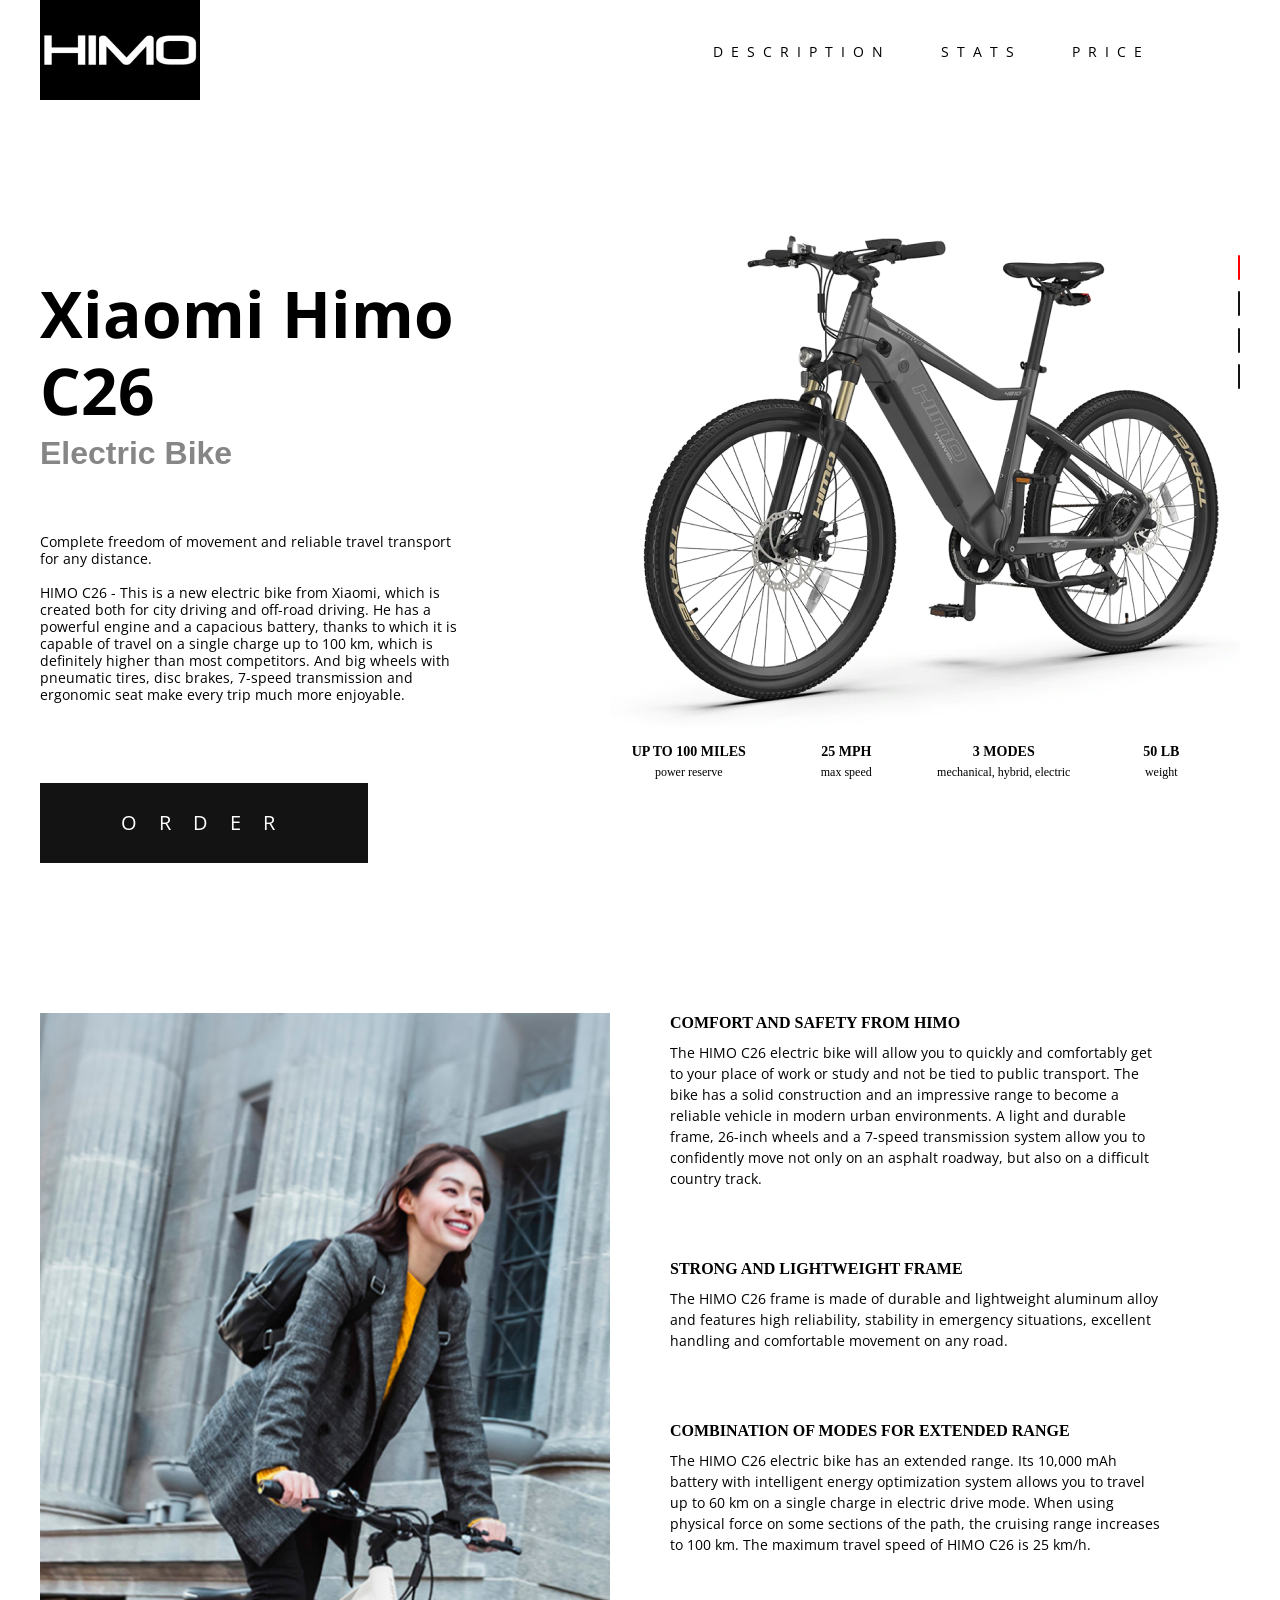
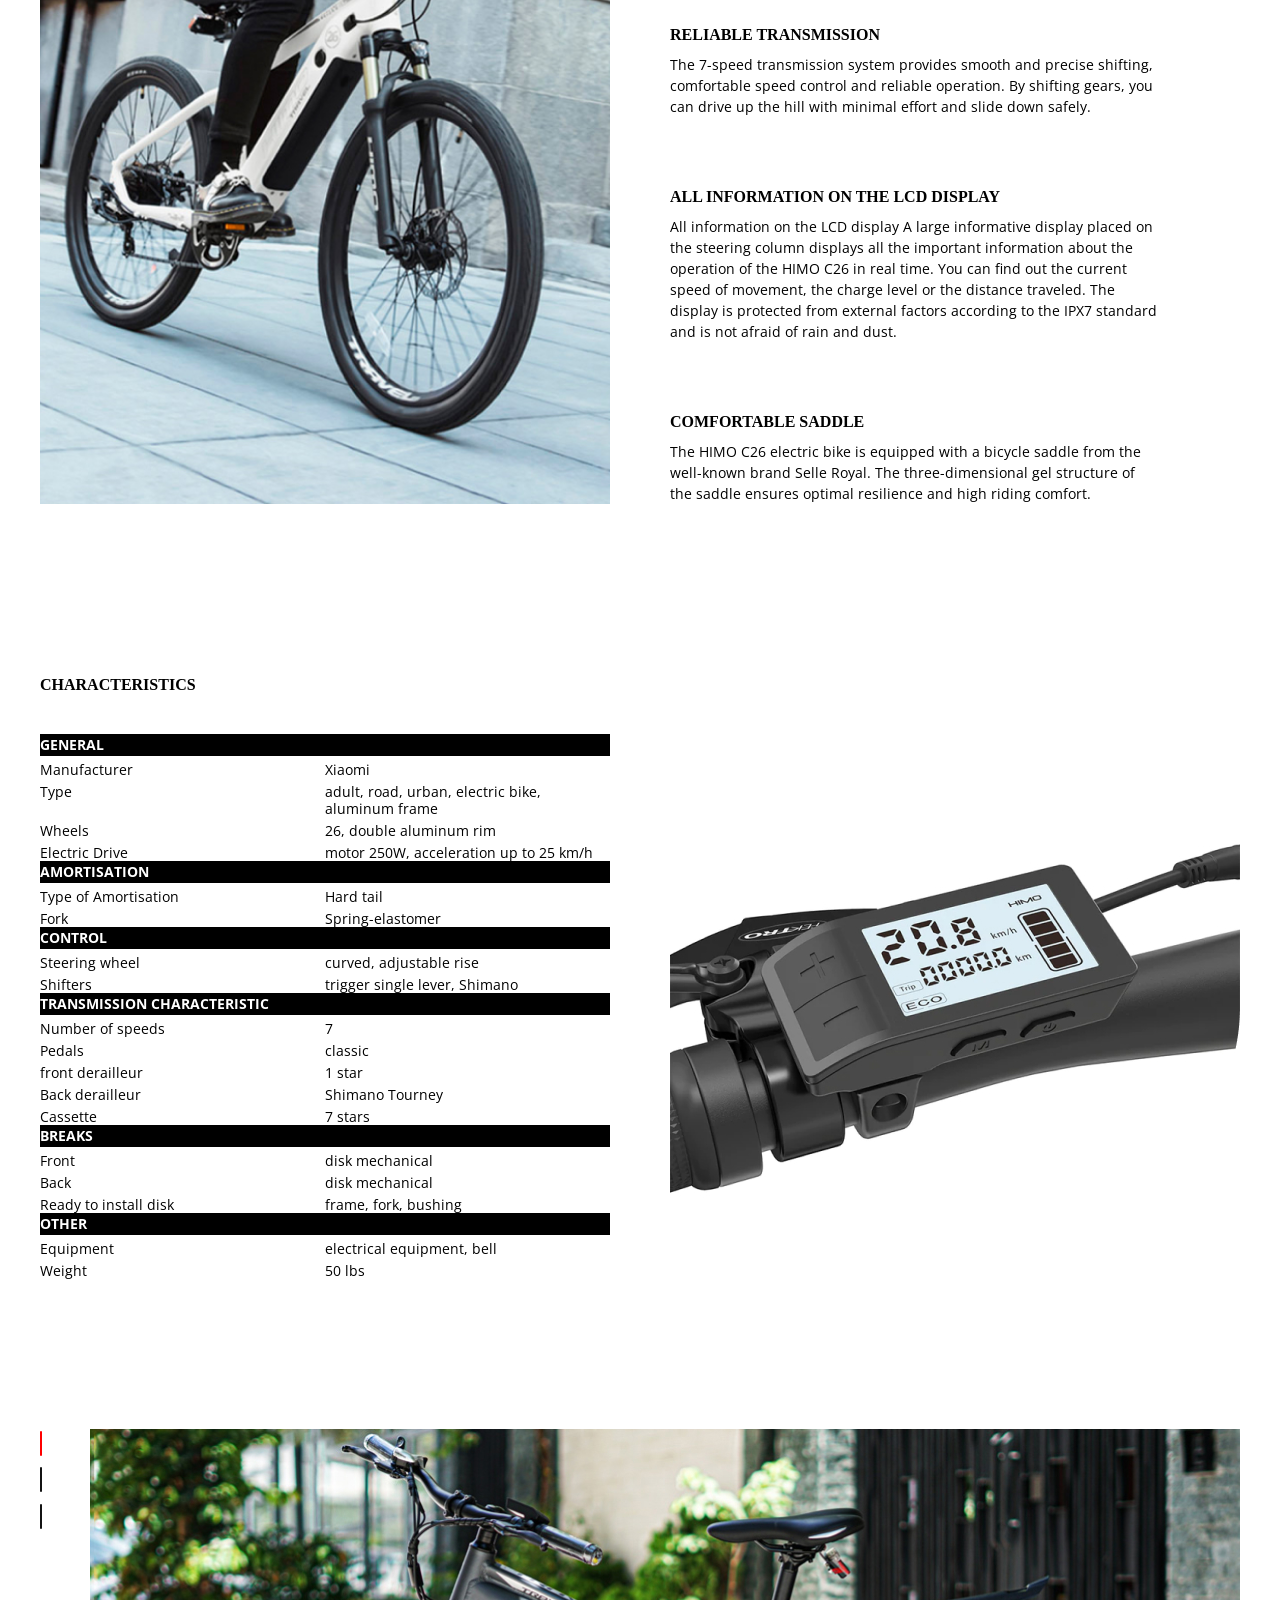
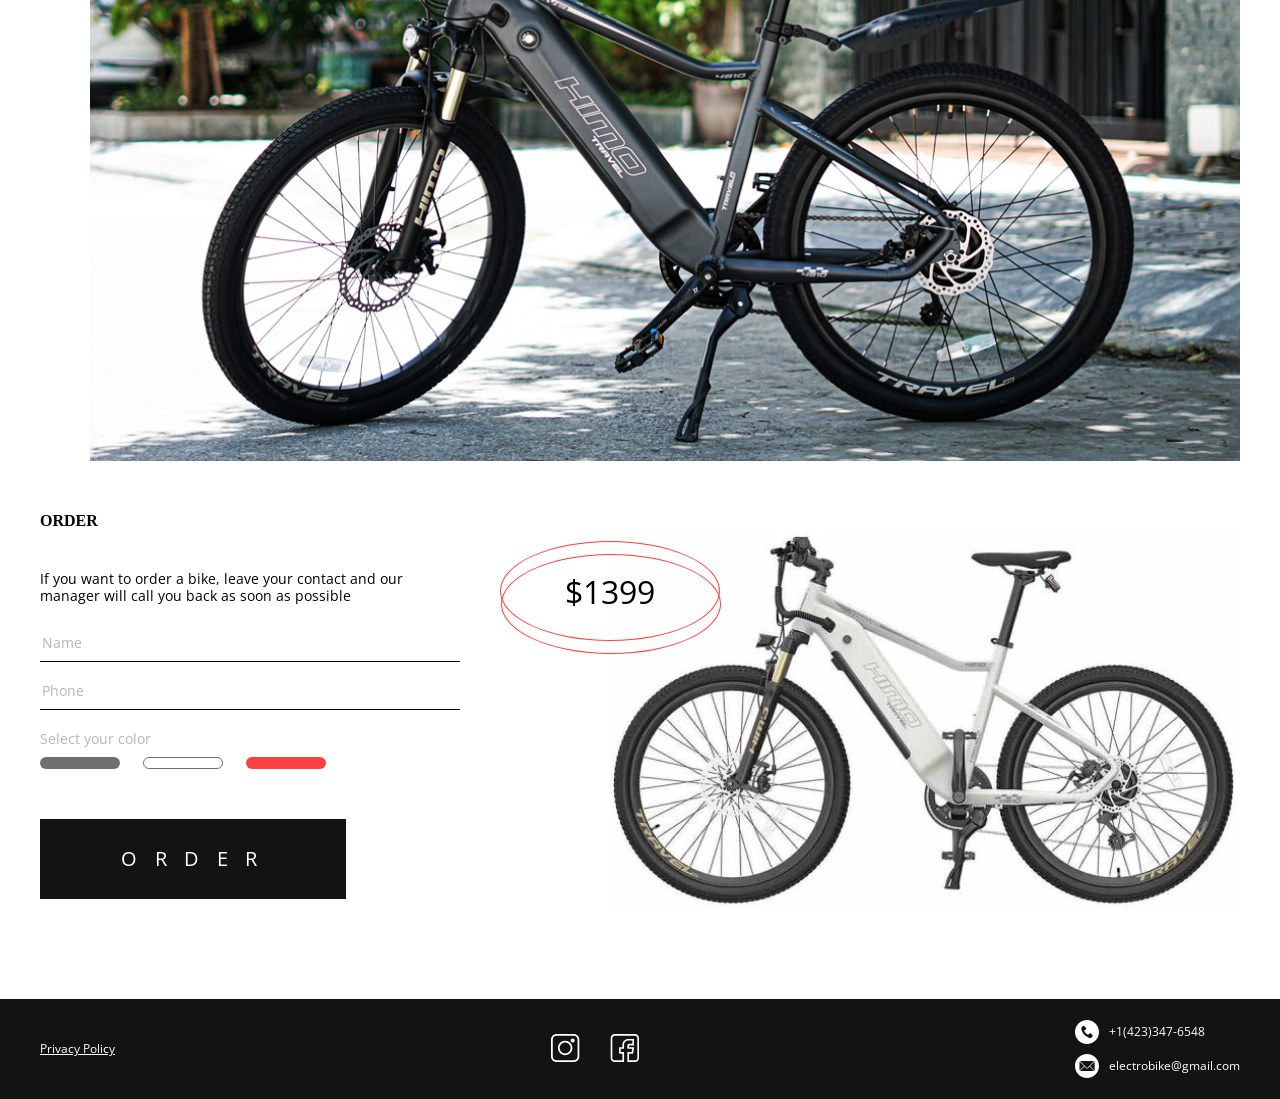
<file: index.html>
<!-- 
1. The first thing we do we create tag header with class header: header.header for navigation (under header means top thing aka navigation)

2. It is good rule to give a class/name to most tags, it make easy to work with them later, like apply property to them.

3. It is not a good practise to create .container for whole document. Better way to create same size container for different features in a page. Optimum widht 1200px. This size is good for human eye. 
<header class="header">
        <div class="container">

4. Creating logo and menu. You might think to put inside empty .container element but not, because you only use it for creating size of that container width 1200. 
In this case you create one more div.header__iner
  <header class="header">
        <div class="container">
            <div class="header__iner">
                and put inside logo and menu

5. header__iner  use double underscore as bem method, there are many other methods. - or _ but use __ : block is header and inside of it there is element header__iner and if wants to modiffy origginal use -- so it is header--popular

-6. Logo is always link, so we put image teg between a tag.

-7. for navigation around website use tag <nav> with class menu. it convention (from back in the day) to do as list ul li and inside anchors 

-8. class put right after opening tag: <img class="logo__img" src="images/logo.jpg" alt="logo">

9. Shortcuts:  w33.3%  h50  bgc  div#od  p0-10  mr70  m0-0-60  posa  tac 

10. !!! * {           the first line in css file
    box-sizing: border-box; or content-box;
    If border-box it is fix size and affect inword and if content-box the size is increasing outword
    standart set to content-box but for markup is better to set border-box
}

11. locate block in the middle use margin: 0 auto; where 0 - top & bottom and auto - will lead to repel from left & right to the middle as much as possible

12. !! width: 1200px it is not good practise to use static (constant) width, because it is not just being used on big displays, but also work on mobile devises as well. So instead we use max-width: 1200px, so when there is big screen it will use 1200, otherwise it will use whatever it can.

13. The most left edge of display in mobile devices too close to edge of phone so we need to make room from left side till text, it achives by using padding: 0 10px; 10px is optimum value for space. Also if there is set width 1200 then we have to increase by 20 because of padding

14. !!!! Every tag in html by default assign curtain padding and marging. It has done back in the day. So to solve this problem (but it does not completely set everything to 0, some still have p and m) need to download normalize css and !! important to insert before style.css otherwise it will override your style if you put normalize below

15 display: flex; locate blocks in a row

16 justify-content: space-betwen; will locate 2 blocks on the ends

17 Figma to see distance we select Inspection tab then select edge and than press and hold key Opt

18. ul has padding on the left where markers are so we put pl0, as well margin to 0; together with * we put them at the begining like standart.

19. list-style: none; to remove bullets from unordered list

20. If logo and text in different levels (vertically) to center them, inside the flexible container align-items: center 
She said that justify-content positions elements across the horizontal axis because the word itself is longer than align-items.

- 21. Color for anchor or text good practice to use color: inherit; If we want all navigation the same color, we assign value for main div and the rest is just inherit. 
Inheritance apply from the nearest div. Because link usually blue color

22. From lower case to upper case - we use text-transform: uppercase;

23. In body we set text size, font ... and downloading them from google fonts, adding bold if needed, see in figma all possible text weight. 
Put that font in body, not just in link.
Font-size, color, line-height

24. !! selector1 + selector2 {}, here + means 2nd selector. .menu__item + .menu__item How does it work. It search for selector1, then it looks for 2nd selector and it only apply properties to 2nd selector. It very handy when we do not want to apply property to all elements but only for specific elements. 1 element -50- 2 element -50- 3 element -20-     We originaly apply them 20 it creates 40 then we need 10 so we use this combination

Applying padding-top: 50px; for all but first .info__item + .info__item

! Margin and Padding is same thing you only see difference when there is backround color, otherwise it is white. Use margin: auto to center it.

25. !! With help of padding to anchor as well as assigning color to :hover it is create rectangular shape of hover effect. And we  can change size of rectangular with padding.

26. Transition need to make it slowly changes effect instead of momentarally 

27. Pixels - photos when you zoom in it shows squares and quality worsen. Unlike in vector images - they created from lines, curves when you zoom them they always in a good quality. 

28. !! Jpeg is smaller in a size but does not have transperency (white background) unlike in PNG but it is a bigger size.

29. if we add hidden in a class. It will hide everything inside that class <div> class="modal hidden"</div> and if we remove it then it will show. But before that we need to add .hidden {display: none;}

30. When we create general empty div/section in which will be located relative elements to this div. So for this one we assign padding to div above and down: 100px 0 150px;

31. When use Flex need use flex-basis instead of width. It is almost synonym, only means along main axe. But it also fine to use width

32. when 2 classes are the same to apply different property to each one use :nth-child(1) then 2 but need to wrap them in extra div

33. If in Figma does not show size use rectengular in order to know size

34. Vertical margin has issue if to put margin-bottom: 20 and margin-top: 30. Instead of margin: 50 will be largest margin: 30. Good practise to use always margin-bottom or margin-top.

35. For link apply padding and marging we have to use display: inline-block, because by default link is a span

36. To create space between leters using: letter-spacing: (1.1)em;

37. Slick slider written on JQuery, browser by itself does not understand JQ unless we specify to browser how to use JQ. We do it same way as we attached google fonts. Searching for "google jquery cdn"  <script src="https://ajax.googleapis.com/ajax/libs/jquery/3.6.0/jquery.min.js"></script> and paste it in html

38. <script> locate them before closing <body> because scripts are more resoursable, that is why need more time to load them. That is why for us more important to load content and only then script. Otherwise if we put them on top, once it load it will take few seconds and only then load content. Nobody will wait that long and go out from site.

39. Then we need to create and attach file like folder js with file main.js and connect it below JQ script

40. Structure of slider located in tab 'usage'. It need to be one parent div and childs div aka our images. In our example there are: bike-slider and bike-slider__item. 
Second we need to link slick.css but first we need to download it from slick website and copy slick.css to our styles folder.
Third same thing with slick.min.js 
Forth link css and js in html
! Our own styles.css need to be last from css links
! Same thing with connecting js; JQ first, then slick.min.js
Fifth. In main.js $(function () {$(".bike-slider").slick({});});
Six. There is some issues we have to add: max-width: 630px in .bike__column-slider
Seventh. We can also add theme from slick to chose how it gonna look.
Eights: In slick - settings we can customize: git rid of arrows or add dots.$(function () {$(".bike-slider").slick({arrows: false,dots: true,});});
Nines: Custumes dots, right click on them .slick-dots


position: absolute; allows to put it anywhere with properties top, right, bottom, left

41. To copy image from Figma: click on image -> Design -> Export -> select jpg

42. Applying padding-top: 50px; for all but first .info__item + .info__item

When we create empty div and inside of this empty div we will put other tags. This empty div we use to set distance to other element below this one like margin-bottom: 150px;

43. Property inside flex: align-self: center we use it in flex box

44. If two things have same properties, in styles.css we just separate them with comma .form__input-name, .form__input-phone {}

45. border: none; to remove border from input field and put placeholder and border-bottom to make underline

46. radio input (circle) we can not apply styles to it, so we need to hide it.

47. once we click on input, by default it gives us outline, to remove it use outline: none

48. if we won't add property name to each radio input then user can select multiple radio buttons at once, name='' preventing it.

49. in radio; property checked means by default that radio button will be selected once page loaded originaly. 

50. if we use property position: absolute; it will be relate to entire screen, but if this div located inside other div and we apply position: relative to parent div, then child div with property  position: absolute will be position based on size of parent, with the help of left, right

51. For footer or header to apply background-color from edge of the screen to another edge just use parent class, like .footer{} but if only 1200 widht then apply not for container but .footer__inner{background-color:}

52. When align-items: center; we need to specify in that class height, otherwise height will be size of icon, logo...

53. .footer__social-link + .footer__social-link {margin-left: 26px;} if you put padding-left: 26px; then area left of icon up to next icon will be clickable and lead to right icon. 

54. footer: on left Privacy in central social and on right phone & email, we already apply to parent display:flex, so now they on one raw but we need to put phone & email in separate lines we apply to them display: block
Now they will be below one after another, so we appling : .footer__contacts-link + .footer__contacts-link {margin-top: 10px;}

55. navigation on links; we adding id with the same name as class to section and then in a link #id ;<a href="#price" ;;  <section class="price" id="price">
html {scroll-behavior: smooth;} to make it more smooth transition.
-->

<!DOCTYPE html>
<html lang="en">
  <head>
    <meta charset="UTF-8" />
    <meta name="viewport" content="width=device-width, initial-scale=1.0" />
    <title>Xiaomi</title>
    <link rel="stylesheet" href="css/normalize.css" />
    <link rel="preconnect" href="https://fonts.googleapis.com" />
    <link rel="preconnect" href="https://fonts.gstatic.com" crossorigin />
    <link
      href="https://fonts.googleapis.com/css2?family=Charis+SIL:wght@400;700&family=Open+Sans&display=swap"
      rel="stylesheet"
    />
    <link rel="stylesheet" href="css/slick.css" />
    <link rel="stylesheet" href="css/style.css" />
  </head>

  <body>
    <header class="header">
      <div class="container">
        <div class="header__inner">
          <a class="logo" href="#">
            <img class="logo__img" src="images/logo.jpg" alt="logo" />
          </a>
          <nav class="menu">
            <ul class="menu__list">
              <li class="menu__item">
                <a href="#info" class="menu__link letterSpace">Description</a>
              </li>
              <li class="menu__item">
                <a href="#characteristics" class="menu__link letterSpace"
                  >Stats</a
                >
              </li>
              <li class="menu__item">
                <a href="#price" class="menu__link letterSpace">Price</a>
              </li>
            </ul>
          </nav>
        </div>
      </div>
    </header>

    <section class="bike">
      <div class="container">
        <div class="bike__inner">
          <div class="bike__column">
            <h1 class="bike__title">Xiaomi Himo C26</h1>
            <h3 class="bike__subtitle">Electric Bike</h3>
            <p class="bike__text">
              Complete freedom of movement and reliable travel transport for any
              distance.
            </p>
            <br />
            <p class="bike__text">
              HIMO C26 - This is a new electric bike from Xiaomi, which is
              created both for city driving and off-road driving. He has a
              powerful engine and a capacious battery, thanks to which it is
              capable of travel on a single charge up to 100 km, which is
              definitely higher than most competitors. And big wheels with
              pneumatic tires, disc brakes, 7-speed transmission and ergonomic
              seat make every trip much more enjoyable.
            </p>
            <a class="bike__link" href="#price">Order</a>
          </div>
          <div class="bike__column bike__column-slider">
            <div class="bike-slider">
              <img class="bike-slider__item" src="images/bike-1.jpg" alt="" />
              <img class="bike-slider__item" src="images/bike-2.jpg" alt="" />
              <img class="bike-slider__item" src="images/bike-3.jpg" alt="" />
              <img class="bike-slider__item" src="images/bike-4.jpg" alt="" />
            </div>
            <ul class="bike__list">
              <li class="bike__list-item">
                up to 100 miles
                <span>Power reserve</span>
              </li>
              <li class="bike__list-item">
                25 mph
                <span>Max speed</span>
              </li>
              <li class="bike__list-item">
                3 modes
                <span>mechanical, hybrid, electric</span>
              </li>
              <li class="bike__list-item">
                50 lb
                <span>weight</span>
              </li>
            </ul>
          </div>
        </div>
      </div>
    </section>

    <section class="info" id="info">
      <div class="container">
        <div class="info__inner">
          <img class="info__img" src="images/info-img.jpg" alt="" />
          <div class="info__list">
            <div class="info__item">
              <h4 class="info__item-title">Comfort and safety from HIMO</h4>
              <p class="info__item-text">
                The HIMO C26 electric bike will allow you to quickly and
                comfortably get to your place of work or study and not be tied
                to public transport. The bike has a solid construction and an
                impressive range to become a reliable vehicle in modern urban
                environments. A light and durable frame, 26-inch wheels and a
                7-speed transmission system allow you to confidently move not
                only on an asphalt roadway, but also on a difficult country
                track.
              </p>
            </div>
            <div class="info__item">
              <h4 class="info__item-title">Strong and lightweight frame</h4>
              <p class="info__item-text">
                The HIMO C26 frame is made of durable and lightweight aluminum
                alloy and features high reliability, stability in emergency
                situations, excellent handling and comfortable movement on any
                road.
              </p>
            </div>
            <div class="info__item">
              <h4 class="info__item-title">
                Combination of modes for extended range
              </h4>
              <p class="info__item-text">
                The HIMO C26 electric bike has an extended range. Its 10,000 mAh
                battery with intelligent energy optimization system allows you
                to travel up to 60 km on a single charge in electric drive mode.
                When using physical force on some sections of the path, the
                cruising range increases to 100 km. The maximum travel speed of
                HIMO C26 is 25 km/h.
              </p>
            </div>
            <div class="info__item">
              <h4 class="info__item-title">Reliable transmission</h4>
              <p class="info__item-text">
                The 7-speed transmission system provides smooth and precise
                shifting, comfortable speed control and reliable operation. By
                shifting gears, you can drive up the hill with minimal effort
                and slide down safely.
              </p>
            </div>
            <div class="info__item">
              <h4 class="info__item-title">
                All information on the LCD display
              </h4>
              <p class="info__item-text">
                All information on the LCD display A large informative display
                placed on the steering column displays all the important
                information about the operation of the HIMO C26 in real time.
                You can find out the current speed of movement, the charge level
                or the distance traveled. The display is protected from external
                factors according to the IPX7 standard and is not afraid of rain
                and dust.
              </p>
            </div>
            <div class="info__item">
              <h4 class="info__item-title">Comfortable saddle</h4>
              <p class="info__item-text">
                The HIMO C26 electric bike is equipped with a bicycle saddle
                from the well-known brand Selle Royal. The three-dimensional gel
                structure of the saddle ensures optimal resilience and high
                riding comfort.
              </p>
            </div>
          </div>
        </div>
      </div>
    </section>

    <section class="characteristics" id="characteristics">
      <div class="container">
        <h4>Characteristics</h4>
        <div class="characteristics__inner">
          <div class="characteristics__items">
            <ul class="characteristics__list">
              <li class="characteristics__title">General</li>
              <li class="characteristics__line">
                <p class="characteristics__name">Manufacturer</p>
                <p class="characteristics__descr">Xiaomi</p>
              </li>
              <li class="characteristics__line">
                <p class="characteristics__name">Type</p>
                <p class="characteristics__descr">
                  adult, road, urban, electric bike, aluminum frame
                </p>
              </li>
              <li class="characteristics__line">
                <p class="characteristics__name">Wheels</p>
                <p class="characteristics__descr">26, double aluminum rim</p>
              </li>
              <li class="characteristics__line">
                <p class="characteristics__name">Electric Drive</p>
                <p class="characteristics__descr">
                  motor 250W, acceleration up to 25 km/h
                </p>
              </li>
            </ul>

            <ul class="characteristics__list">
              <li class="characteristics__title">Amortisation</li>
              <li class="characteristics__line">
                <p class="characteristics__name">Type of Amortisation</p>
                <p class="characteristics__descr">Hard tail</p>
              </li>
              <li class="characteristics__line">
                <p class="characteristics__name">Fork</p>
                <p class="characteristics__descr">Spring-elastomer</p>
              </li>
            </ul>

            <ul class="characteristics__list">
              <li class="characteristics__title">Control</li>
              <li class="characteristics__line">
                <p class="characteristics__name">Steering wheel</p>
                <p class="characteristics__descr">curved, adjustable rise</p>
              </li>
              <li class="characteristics__line">
                <p class="characteristics__name">Shifters</p>
                <p class="characteristics__descr">
                  trigger single lever, Shimano
                </p>
              </li>
            </ul>

            <ul class="characteristics__list">
              <li class="characteristics__title">
                Transmission characteristic
              </li>
              <li class="characteristics__line">
                <p class="characteristics__name">Number of speeds</p>
                <p class="characteristics__descr">7</p>
              </li>
              <li class="characteristics__line">
                <p class="characteristics__name">Pedals</p>
                <p class="characteristics__descr">classic</p>
              </li>
              <li class="characteristics__line">
                <p class="characteristics__name">front derailleur</p>
                <p class="characteristics__descr">1 star</p>
              </li>
              <li class="characteristics__line">
                <p class="characteristics__name">Back derailleur</p>
                <p class="characteristics__descr">Shimano Tourney</p>
              </li>
              <li class="characteristics__line">
                <p class="characteristics__name">Cassette</p>
                <p class="characteristics__descr">7 stars</p>
              </li>
            </ul>

            <ul class="characteristics__list">
              <li class="characteristics__title">Breaks</li>
              <li class="characteristics__line">
                <p class="characteristics__name">Front</p>
                <p class="characteristics__descr">disk mechanical</p>
              </li>
              <li class="characteristics__line">
                <p class="characteristics__name">Back</p>
                <p class="characteristics__descr">disk mechanical</p>
              </li>
              <li class="characteristics__line">
                <p class="characteristics__name">Ready to install disk</p>
                <p class="characteristics__descr">frame, fork, bushing</p>
              </li>
            </ul>

            <ul class="characteristics__list">
              <li class="characteristics__title">Other</li>
              <li class="characteristics__line">
                <p class="characteristics__name">Equipment</p>
                <p class="characteristics__descr">electrical equipment, bell</p>
              </li>
              <li class="characteristics__line">
                <p class="characteristics__name">Weight</p>
                <p class="characteristics__descr">50 lbs</p>
              </li>
            </ul>
          </div>
          <img
            class="characteristics__img"
            src="images/characteristics-img.jpg"
            alt=""
          />
        </div>
      </div>
    </section>

    <div class="slider">
      <div class="container">
        <div class="slider__items">
          <div class="slider__item">
            <img class="slider__img" src="images/slider-0.jpg" alt="" />
          </div>
          <div class="slider__item">
            <img class="slider__img" src="images/slider-2.jpg" alt="" />
          </div>
          <div class="slider__item">
            <img class="slider__img" src="images/slider-3.jpg" alt="" />
          </div>
        </div>
      </div>
    </div>

    <section class="price" id="price">
      <div class="container">
        <div class="price__inner">
          <form class="form">
            <h4 class="form__title">Order</h4>
            <p class="form__text">
              If you want to order a bike, leave your contact and our manager
              will call you back as soon as possible
            </p>
            <input class="form__input-name" type="text" placeholder="Name" />
            <input class="form__input-phone" type="tel" placeholder="Phone" />
            <p class="form__input-text">Select your color</p>
            <div class="form__label-box">
              <label class="form__label">
                <input type="radio" class="form__input-radio" name="radio" />
                <div class="form__bike">
                  <img
                    class="form__bike-img"
                    src="images/bike-grey.jpg"
                    alt=""
                  />
                  <p class="form__bike-price"><span>$1499</span></p>
                </div>
                <div class="form__radio-style form__radio-style--grey"></div>
              </label>
              <label class="form__label">
                <input
                  type="radio"
                  class="form__input-radio"
                  name="radio"
                  checked
                />
                <div class="form__bike">
                  <img
                    class="form__bike-img"
                    src="images/bike-white.jpg"
                    alt=""
                  />
                  <p class="form__bike-price"><span>$1399</span></p>
                </div>
                <div class="form__radio-style form__radio-style--white"></div>
              </label>
              <label class="form__label">
                <input type="radio" class="form__input-radio" name="radio" />
                <div class="form__bike">
                  <img
                    class="form__bike-img"
                    src="images/bike-red.jpg"
                    alt=""
                  />
                  <p class="form__bike-price"><span>$1599</span></p>
                </div>
                <div class="form__radio-style form__radio-style--red"></div>
              </label>
            </div>
            <button class="form__btn" type="submit">ORDER</button>
          </form>
        </div>
      </div>
    </section>

    <footer class="footer">
      <div class="container">
        <div class="footer__inner">
          <a class="footer__link" href="#">Privacy Policy</a>
          <div class="footer__social">
            <a class="footer__social-link" href="#"
              ><img
                src="images/instagram.svg"
                alt=""
                class="footer__social-img"
            /></a>
            <a class="footer__social-link" href="#"
              ><img src="images/facebook.svg" alt="" class="footer__social-img"
            /></a>
          </div>
          <div class="footer__contacts">
            <a class="footer__contacts-link" href="tel:+1(423)347-6548">
              <img class="footer__contacts-img" src="images/phone.svg" alt="" />
              <span>+1(423)347-6548</span>
            </a>
            <a
              class="footer__contacts-link"
              href="mailto:electrobike@gmail.com"
            >
              <img class="footer__contacts-img" src="images/email.svg" alt="" />
              <span>electrobike@gmail.com</span>
            </a>
          </div>
        </div>
      </div>
    </footer>

    <script src="https://ajax.googleapis.com/ajax/libs/jquery/3.6.0/jquery.min.js"></script>
    <script src="js/slick.min.js"></script>
    <script src="js/main.js"></script>
  </body>
</html>
</file>
<file: css/style.css>
*,
*::after,
*::before {
  box-sizing: border-box;
}

html {
  scroll-behavior: smooth;
}

body {
  font-family: "Charis SIL", serif;
  font-family: "Open Sans", sans-serif;
  font-weight: 400px;
  font-size: 14px;
  line-height: 17px;
}

a {
  text-decoration: none;
  color: inherit;
}

p {
  margin: 0;
}

ul {
  list-style: none;
  margin: 0;
  padding: 0;
}

.container {
  max-width: 1220px;
  padding: 0 10px;
  margin: 0 auto;
}

.header__inner {
  display: flex;
  justify-content: space-between;
  align-items: center;
}

.menu {
  margin-right: 70px;
}

.menu__list {
  display: flex;
}

.menu__link {
  text-transform: uppercase;
  padding: 42px 20px;
}

.menu__link:hover {
  color: white;
  background-color: rgb(12, 12, 12);
  transition: 0.5s;
}

.menu__item + .menu__item {
  padding-left: 10px;
}

.bike {
  padding: 100px 0 0px;
}

.bike__inner {
  display: flex;
  justify-content: space-between;
}

.bike__column-slider {
  flex-basis: 630px;
  margin-left: 30px;
  max-width: 630px;
}

.bike__title {
  font-size: 64px;
  font-weight: 700;
  line-height: 77px;
  margin: 72px 0 5px;
}

.bike__subtitle {
  margin: 0 0 60px;
  font-size: 32px;
  line-height: 39px;
  color: #878686;
  font-family: "Trebuchet MS", "Lucida Sans Unicode", "Lucida Grande",
    "Lucida Sans", Arial, sans-serif;
}

.bike__text {
  max-width: 420px;
}

.bike__link {
  margin-top: 80px;
  display: inline-block;
  background-color: #131313;
  color: white;
  padding: 28px 71px 28px 81px;
  font-size: 20px;
  line-height: 24px;
  letter-spacing: 1.1em;
  text-transform: uppercase;
  transition: all 0.3s;
}

.bike__link:hover {
  background-color: #ff4040;
}

.letterSpace {
  letter-spacing: 0.5rem;
}

.bike-slider .slick-dots {
  top: 50px;
  right: 0;
}

.slick-dots {
  position: absolute;
}

.slick-dots li + li {
  padding-top: 10px;
}

.slick-dots button {
  font-size: 0;
  padding: 0;
  border: none;
  background-color: #131313;
  height: 25px;
  width: 2px;
  border-radius: 7px;
  cursor: pointer;
  transition: all 0.3s;
}

.slick-dots button:hover,
.slick-active button {
  background-color: red;
}

.bike__list {
  margin-top: 15px;
  display: flex;
  justify-content: space-around;
}

.bike__list-item {
  font-family: "Inter";
  font-style: normal;

  font-size: 14px;
  line-height: 17px;
  font-weight: 700;
  text-transform: uppercase;
  flex-basis: 160px;
  text-align: center;
}

.bike__list-item span {
  display: block;
  margin-top: 5px;
  font-family: "Inter";
  font-style: normal;
  font-weight: 400;
  font-size: 12px;
  line-height: 15px;
  text-transform: lowercase;
}
.info {
  padding-top: 150px;
  margin-bottom: 50px;
}
.info__inner {
  display: flex;
}

.info__img {
  margin-right: 60px;
  flex-basis: 570px;
  object-fit: cover;
}

.info__list {
  flex-basis: 490px;
}

.info__item + .info__item {
  padding-top: 70px;
}

.info__item-title {
  font-size: 16px;
  line-height: 19px;
  text-transform: uppercase;
  margin: 0 0 10px;
  font-family: "Inter";
}

.info__item-text {
  min-width: 450px;
  line-height: 21px;
}

.characteristics {
  padding-top: 100px;
  margin-bottom: 150px;
}

h4 {
  margin-bottom: 40px;
  font-size: 16px;
  line-height: 19px;
  text-transform: uppercase;
  font-family: "Inter";
  font-style: normal;
  font-weight: 700;
}

.characteristics__inner {
  display: flex;
}

.characteristics__img {
  align-self: center;
}

.characteristics__items {
  flex-basis: 570px;
  margin-right: 60px;
}

.characteristics__items + .characteristics__items {
  padding-top: 30px;
}

.characteristics__title {
  padding: 2px 0 3px;
  text-transform: uppercase;
  background-color: black;
  color: white;
  font-weight: 700;
}

.characteristics__line {
  display: flex;
  padding-top: 5px;
}

.characteristics__name {
  flex-basis: 285px;
}
.characteristics__descr {
  flex-basis: 285px;
}

.slider {
  margin-bottom: 50px;
}

.slider__items .slick-dots {
  top: 0;
  left: 0;
}
.slider__item {
  padding-left: 50px;
}

.price {
  margin-bottom: 100px;
}

.price__inner {
  position: relative;
}

.form {
  max-width: 420px;
}

.form__title {
  font-family: "Inter";
  font-style: normal;
  font-weight: 700;
  font-size: 16px;
  line-height: 19px;
  text-transform: uppercase;
  margin-bottom: 40px;
}

.form__text {
  min-width: 300px;
  margin-bottom: 30px;
}

.form__input-name,
.form__input-phone {
  width: 100%;
  border: none; /*to remove border from input field*/
  border-bottom: 1px solid #000;
  padding-bottom: 10px;
  margin-bottom: 20px;
  outline: none;
}

.form__input-name::placeholder,
.form__input-phone::placeholder,
.form__input-text {
  color: #6f6f6f;
  opacity: 0.5;
}

.form__input-text {
  margin-bottom: 10px;
}

.form__label-box {
  display: flex;
  margin-bottom: 50px;
}

.form__label + .form__label {
  margin-left: 23px;
}

.form__input-radio {
  position: absolute;
  width: 1px;
  height: 1px;
  overflow: hidden;
  clip: rect(0 0 0 0);
}

.form__input-radio:checked + .form__bike {
  display: block;
}

.form__bike-price {
  font-size: 32px;
  position: absolute;
  top: 30px;
  left: 0;
  right: 0;
  width: 220px;
  height: 100px;
  display: flex;
  justify-content: center;
  align-items: center;
  border: 1px solid #ff4040;
  border-radius: 50%;
  transform: translateX(-50%);
}

.form__bike-price::after {
  content: "";
  font-size: 32px;
  position: absolute;
  top: 12px;
  left: 0;
  width: 220px;
  height: 100px;
  border: 1px solid #ff4040;
  border-radius: 50%;
}

.form__bike {
  display: none;
  position: absolute;
  right: 0;
  top: 0;
}

.form__radio-style {
  border-radius: 30px;
  width: 80px;
  height: 12px;
}

.form__radio-style--grey {
  background: #6f6f6f;
}

.form__radio-style--white {
  background: #fff;
  border: 1px solid #6f6f6f;
}
.form__radio-style--red {
  background: #ff4040;
}

.form__btn {
  background-color: #131313;
  padding: 28px 71px 28px 81px;
  letter-spacing: 1.1rem;
  text-transform: uppercase;
  border: none;
  color: #fff;
  font-size: 20px;
  line-height: 24px;
  cursor: pointer;
  transition: all 0.3s;
}

.form__btn:hover {
  background-color: #ff4040;
}

.footer {
  background-color: #131313;
}

.footer__inner {
  display: flex;
  justify-content: space-between;
  align-items: center;
  height: 100px;
}

.footer__link {
  color: #fff;
  text-decoration: underline;
  font-size: 12px;
  line-height: 16px;
}

.footer__social-link + .footer__social-link {
  margin-left: 26px;
}

.footer__contacts {
  color: #fff;
  font-size: 12px;
  line-height: 16px;
}

.footer__contacts-link {
  display: flex;
  align-items: center;
}

.footer__contacts-link + .footer__contacts-link {
  margin-top: 10px;
}

.footer__contacts-img {
  margin-right: 10px;
}

@media (max-width: 1140px) {
  .form__bike-img {
    width: 500px;
  }
  .form__bike {
    top: 45px;
  }
}

@media (max-width: 1100px) {
  .price {
    margin-bottom: 50px;
  }
  .bike__inner {
    flex-wrap: wrap;
  }
  .bike__text {
    max-width: 100%;
  }
  .bike {
    padding: 0;
  }
  .characteristics {
    padding-top: 50px;
    margin-bottom: 50px;
  }
  .slider__img {
    object-fit: cover;
    height: 450px;
  }
  .bike__link {
    margin-top: 30px;
  }
  .bike__column {
    margin-bottom: 30px;
  }
  .bike__column-slider {
    min-width: 100%;
    margin-left: 0;
  }
}

@media (max-width: 991px) {
  .menu {
    margin-right: 0px;
  }
  .characteristics__inner {
    flex-wrap: wrap;
  }
  .characteristics__img {
    order: -1;
    width: 100%;
    margin-bottom: 30px;
  }
  .characteristics__items {
    flex-basis: 100%;
    margin-right: 0px;
  }
  .characteristics__name {
    flex-basis: 50%;
  }
  .characteristics__descr {
    flex-basis: 50%;
  }
  .form__label-box {
    margin-bottom: 300px;
  }
  .form__bike {
    top: auto;
    bottom: 85px;
    left: 0;
    right: auto;
  }
  .form__bike-img {
    width: 430px;
  }
  .form__bike-price {
    right: -20%;
    transform: translateX(100%);
    left: auto;
    top: 0;
  }
}

@media (max-width: 870px) {
  .form__bike-price {
    right: 0;
    top: -40px;
    transform: translateX(50%);
  }
}

@media (max-width: 670px) {
  .bike__title {
    font-size: 44px;
    line-height: 57px;
    margin: 30px 0 5px;
  }
  .bike__subtitle {
    margin: 0 0 30px;
    font-size: 22px;
    line-height: 29px;
  }
  .bike__list {
    flex-wrap: wrap;
  }
  .bike__list-item {
    width: 50%;
    margin-bottom: 15px;
  }
  .info__img {
    display: none;
  }
  .info__list {
    flex-basis: 100%;
  }
  .info__list-text {
    max-width: 100%;
  }
  .info {
    padding-top: 50px;
  }
}

@media (max-width: 640px) {
  .header__inner {
    display: block;
    text-align: center;
  }
  .menu {
    margin-top: 50px;
  }
  .menu__list {
    justify-content: space-evenly;
  }
  .menu__item + .menu__item {
    padding-left: 0;
  }
  .menu__link {
    padding: 25px, 20px;
  }
  .info__item + .info__item {
    padding-top: 25px;
  }
  .slider__img {
    height: 250px;
  }
  .slider__item {
    padding-left: 10px;
  }
}

@media (max-width: 580px) {
  .form__bike-price {
    right: auto;
    top: 50px;
    transform: translateX(0%);
    left: 0;
    display: block;
    font-size: 18px;
    border: none;
  }
  .form__bike-price::after {
    display: none;
  }
  .form__bike {
    bottom: 80px;
  }
  .footer__inner {
    display: block;
    padding: 15px 0;
    height: auto;
    text-align: center;
  }
  .footer__social {
    padding: 15px 0;
  }
  .footer__contacts {
    display: flex;
    flex-direction: column;
    align-items: center;
  }
}

@media (max-width: 460px) {
  .menu__list {
    justify-content: space-between;
  }
  .menu__link {
    padding: 25px, 0px;
  }
  .bike__link,
  .form__btn {
    padding: 15px;
    letter-spacing: 0.9em;
  }
  .form__bike {
    bottom: 50px;
    right: 0;
  }
  .form__bike-img {
    width: 270px;
  }
  .form__label-box {
    margin-bottom: 200px;
  }
  .price__inner {
    text-align: center;
  }
  .form__text {
    min-width: 100%;
  }
  .form__label-box {
    justify-content: center;
  }
  .slider {
    display: none;
  }
}

@media (max-width: 340px) {
  .menu {
    margin-top: 30px;
  }
  .menu__link {
    font-size: 12px;
  }
}
</file>
